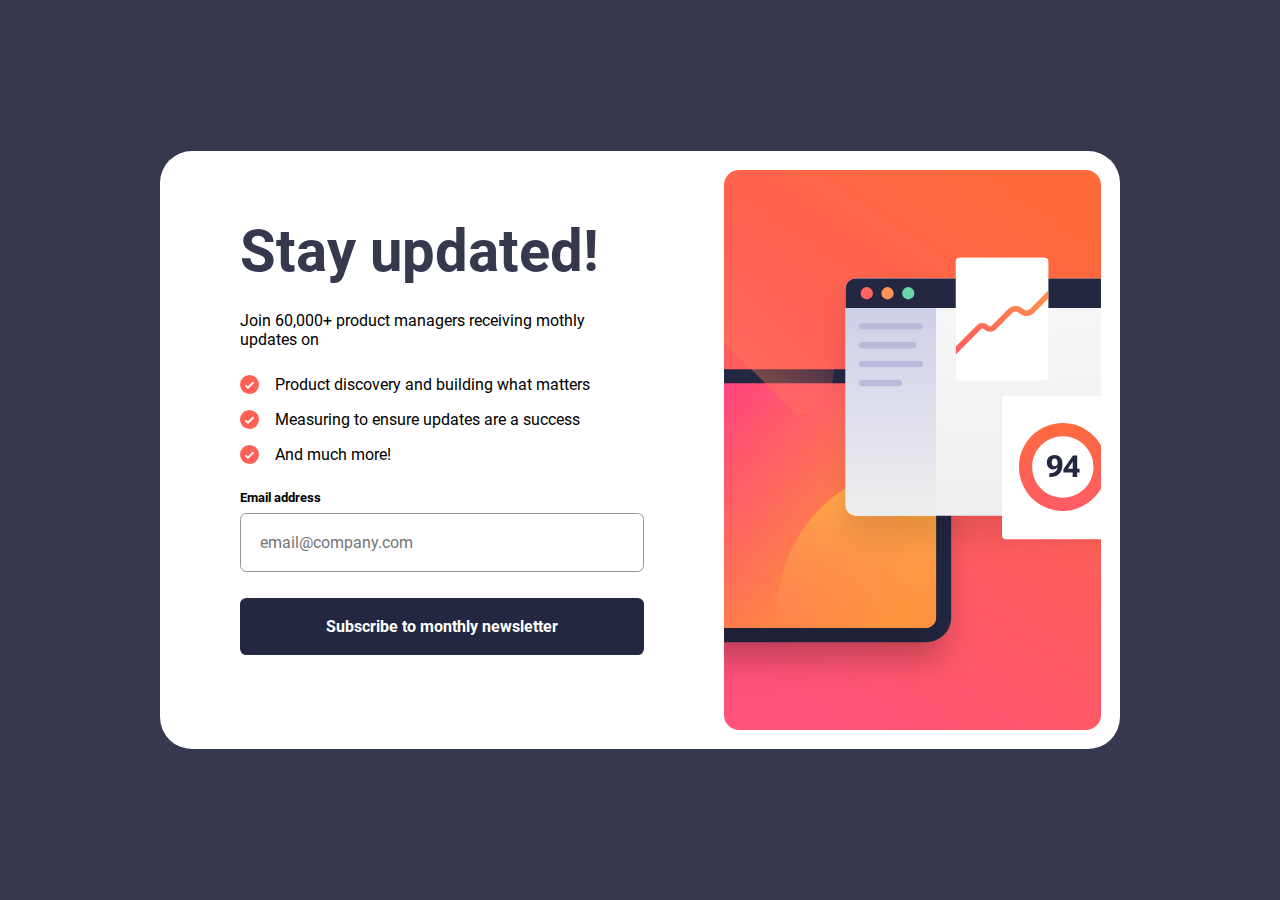
<file: index.html>
<!DOCTYPE html>
<html lang="en">

<head>
  <meta charset="UTF-8">
  <meta name="viewport" content="width=device-width, initial-scale=1.0">
  <!-- displays site properly based on user's device -->

  <link rel="icon" type="image/png" sizes="32x32" href="assets/images/favicon-32x32.png">
  <link rel="stylesheet" href="styles/style.css">
  <link rel="stylesheet" href="styles/config.css">

  <title>Frontend Mentor | Newsletter sign-up form with success message</title>

</head>

<body>
  <main>
    <div class="background-image-container">
      <img class="background-image | mobile-only" src="assets/images/illustration-sign-up-mobile.svg" alt="">
      <img class="background-image | desktop-only" src="assets/images/illustration-sign-up-desktop.svg" alt="">
    </div>
    <form class="page email-form">
      <h1 class="text-background-2 fs-900 fw-bold">Stay updated!</h1>
      <p class="fs-400">Join 60,000+ product managers receiving mothly updates on</p>
      <div class="updates">
        <div>
          <img src="assets/images/icon-list.svg" alt="">
          <p>Product discovery and building what matters</p>
        </div>
        <div>
          <img src="assets/images/icon-list.svg" alt="">
          <p>Measuring to ensure updates are a success</p>
        </div>
        <div>
          <img src="assets/images/icon-list.svg" alt="">
          <p>And much more!</p>
        </div>
      </div>
      <div>
        <div class="label-container label-container--error">
          <label for="email">Email address</label>

        </div>
        <input class="inputfield" type="text" placeholder="email@company.com" name="Email" id="email">
      </div>
      <button class="button" type="button" id="subscribe"> Subscribe to monthly newsletter </button>
      <div class="marker"></div>
    </form>
  </main>
</body>

</html>
<script src="index.js" type="module"></script>
</file>
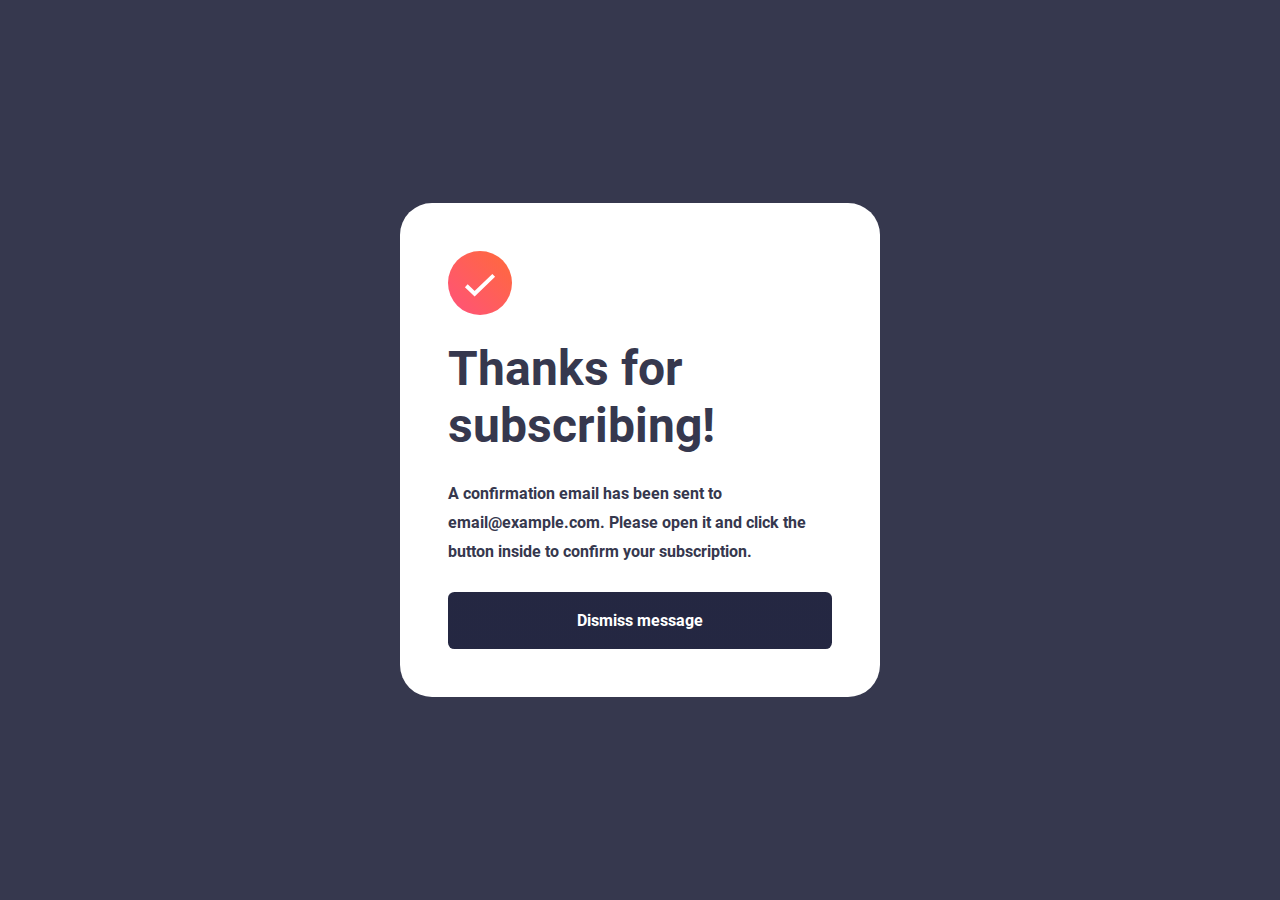
<file: pages/success.html>
<!DOCTYPE html>
<html lang="en">

<head>
    <meta charset="UTF-8">
    <meta name="viewport" content="width=device-width, initial-scale=1.0">
    <link rel="stylesheet" href="../styles/success.css">
    <link rel="stylesheet" href="../styles/config.css">
    <title>Document</title>
</head>

<body>
    <main>
        <div class="mobile-only"> </div>
        <div class="container">
            <img src="../assets/images/icon-success.svg" alt="">
            <h1 class="text-background-2 fs-700 fw-bold">Thanks for subscribing!</h1>
            <p class="text-background-2 fw-bold ">A confirmation email has been sent to <span class="fw-bold"></span>.
                Please open it and click the button inside to confirm your subscription.</p>
        </div>

        <button class="button">Dismiss message</button>
    </main>
</body>

<script src="success.js" type="module"></script>
</html>
</file>
<file: styles/style.css>
@import url('config.css');


/* styles */

main {
    background-color: var(--background-color);
    border-radius: var(--border-radius-800);
    display: flex;
}

.page {
    display: flex;
    flex-direction: column;
    gap: var(--s-500);
}

.updates {
    display: flex;
    flex-direction: column;
    gap: var(--s-400);

}

.updates div {
    display: flex;
    gap: var(--s-400);
}

.updates div img {
    width: 1.2rem;
    aspect-ratio: 1;
}
@media (max-width: 40em) {
    main {
        flex-direction: column;
    }

    .page {
        padding: var(--s-500);
    }

    .background-image {
        width: 100%;
        height: auto;
    }

}

@media (min-width: 40em) {
    .background-image {
        max-width: 100%;
        height: auto;
    }

    body {
        background-color: var(--background-color-2);
        min-height: 100vh;
        display: flex;
        align-items: center;
    }

    main {
        margin: auto;
        height: auto;
        max-width: 60rem;
        flex-direction: row-reverse;
        justify-content: space-between;
        padding: var(--s-450);
        padding-left: 0;
    }

    .page {
        margin: var(--s-600) var(--s-700);
    }
}
</file>
<file: styles/config.css>
@font-face {
    font-family: 'Roboto';
    font-weight: bold;
    src: url('../assets/fonts/Roboto-Bold.ttf');
}

@font-face {
    font-family: 'Roboto';
    font-weight: 400;
    src: url('../assets/fonts/Roboto-Regular.ttf');
}

:root {
    --primary-color: hsl(4, 100%, 67%);
    --secondary-color: hsl(231, 7%, 60%);
    --accent-color: hsl(234, 29%, 20%);
    --background-color: hsl(0, 0%, 100%);
    --background-color-2: hsl(235, 18%, 26%);

    --error-color: var(--primary-color);

    --fs-400: 1rem;
    --fs-700: 3rem;
    --fs-900: 3.6rem;

    --fw-normal: 400;
    --fw-bold: bold;

    --s-300: 0.5rem;
    --s-350: 0.75rem;
    --s-400: 1rem;
    --s-450: 1.2rem;
    --s-500: 1.6rem;
    --s-600: 3rem;
    --s-700: 5rem;
    --s-900: 8rem;

    --border-radius-300: .4rem;
    --border-radius-400: 1.0rem;
    --border-radius-800: 2.0rem;

    --mobile-max-width: 30em;
}

@media screen and (max-width: 40em) {
    :root {
        --fs-900: var(--fs-700);
    }
}

/* reset */

*,
*::before,
*::after {
    margin: 0;
    font-family: 'Roboto';
    padding: 0;
    box-sizing: border-box;
}

label,
input {
    display: block;
}

/* utilities */
.fw-bold {
    font-weight: var(--fw-bold);
}

.fw-normal {
    font-weight: var(--fw-normal);
}

.fs-400 {
    font-size: var(--fs-400);
}

.fs-700 {
    font-size: var(--fs-700);
}

.fs-900 {
    font-size: var(--fs-900);
}

/* text colours */
.text-primary {
    color: var(--primary-color);
}

.text-secondary {
    color: var(--secondary-color);
}

.text-accent {
    color: var(--accent-color);
}

.text-background-2 {
    color: var(--background-color-2);
}

.text-background {
    color: var(--background-color);
}

/* font sizes */
.fs-400 {
    font-size: var(--fs-400);
}

.fs-700 {
    font-size: var(--fs-700);
}

.fs-900 {
    font-size: var(--fs-900);
}

@media (max-width: 40em) {
    .mobile-only {
        display: inherit;
    }

    .desktop-only {
        display: none;
    }


}

@media (min-width: 40em) {
    .mobile-only {
        display: none;
    }

    .desktop-only {
        display: inherit;
    }

}

.border-radius-300 {
    border-radius: var(--border-radius-300)
}

.border-radius-400 {
    border-radius: var(--border-radius-400)
}

.border-radius-800 {
    border-radius: var(--border-radius-800)
}



.label-container {
    display: flex;
    justify-content: space-between;

}

.label-container p {
    display: none;
    font-weight: bold;
    margin-bottom: 0.5rem;
    font-size: calc(var(--fs-400) * 0.80);
    color: red;
}

.label-container--error p{
    display: block;
}

label {
    font-weight: bold;
    margin-bottom: 0.5rem;
    font-size: calc(var(--fs-400) * 0.80);
}

.inputfield {
    border-radius: var(--border-radius-300);
    padding: var(--s-450);
    width: 100%;
    font-size: var(--fs-400);
    border: 1px solid var(--secondary-color);
    color: var(--accent-color);
}

.inputfield--error {
    background-color: hsla(4, 100%, 67%, 0.221);
    border-color: var(--error-color);
    color: var(--error-color);
}

.button {
    width: 100%;
    color: var(--background-color);
    border-radius: var(--border-radius-300);
    font-weight: bold;
    background: linear-gradient(var(--accent-color), var(--accent-color));
    font-size: var(--fs-400);
    padding: var(--s-450);
    border: none;
    
}

.button:hover, .button:focus{
    background: linear-gradient(90deg, #f4567c, #fe683b);
    box-shadow: 0px 1rem 1.5rem var(--primary-color);
}
</file>
<file: styles/success.css>
@import url('config.css');


p {
    line-height: 1.8rem;
}


@media (max-width: 40em) {
    main {
        min-height: 100vh;
        display: flex;
        flex-direction: column;
        justify-content: space-between;
        padding: var(--s-600) var(--s-500);
    }

    .container{
        display: flex;
        flex-direction: column;
        align-items: start;
        gap: var(--s-500);
    }
}

@media (min-width: 40em) {
    body {
        background-color: var(--background-color-2);
        display: flex;
        align-items: center;
        min-height: 100vh;
    }

    .container{
        display: flex;
        flex-direction: column;
        align-items: start;
        gap: var(--s-500);
    }
    main {
        margin: auto;
        height: auto;
        max-width: 30rem;
        display: flex;
        gap: var(--s-500);
        flex-direction: column;
        align-items: start;
        justify-content: space-between;
        background-color: var(--background-color);
        border-radius: var(--border-radius-800);
        padding: var(--s-600);
    }



}
</file>
